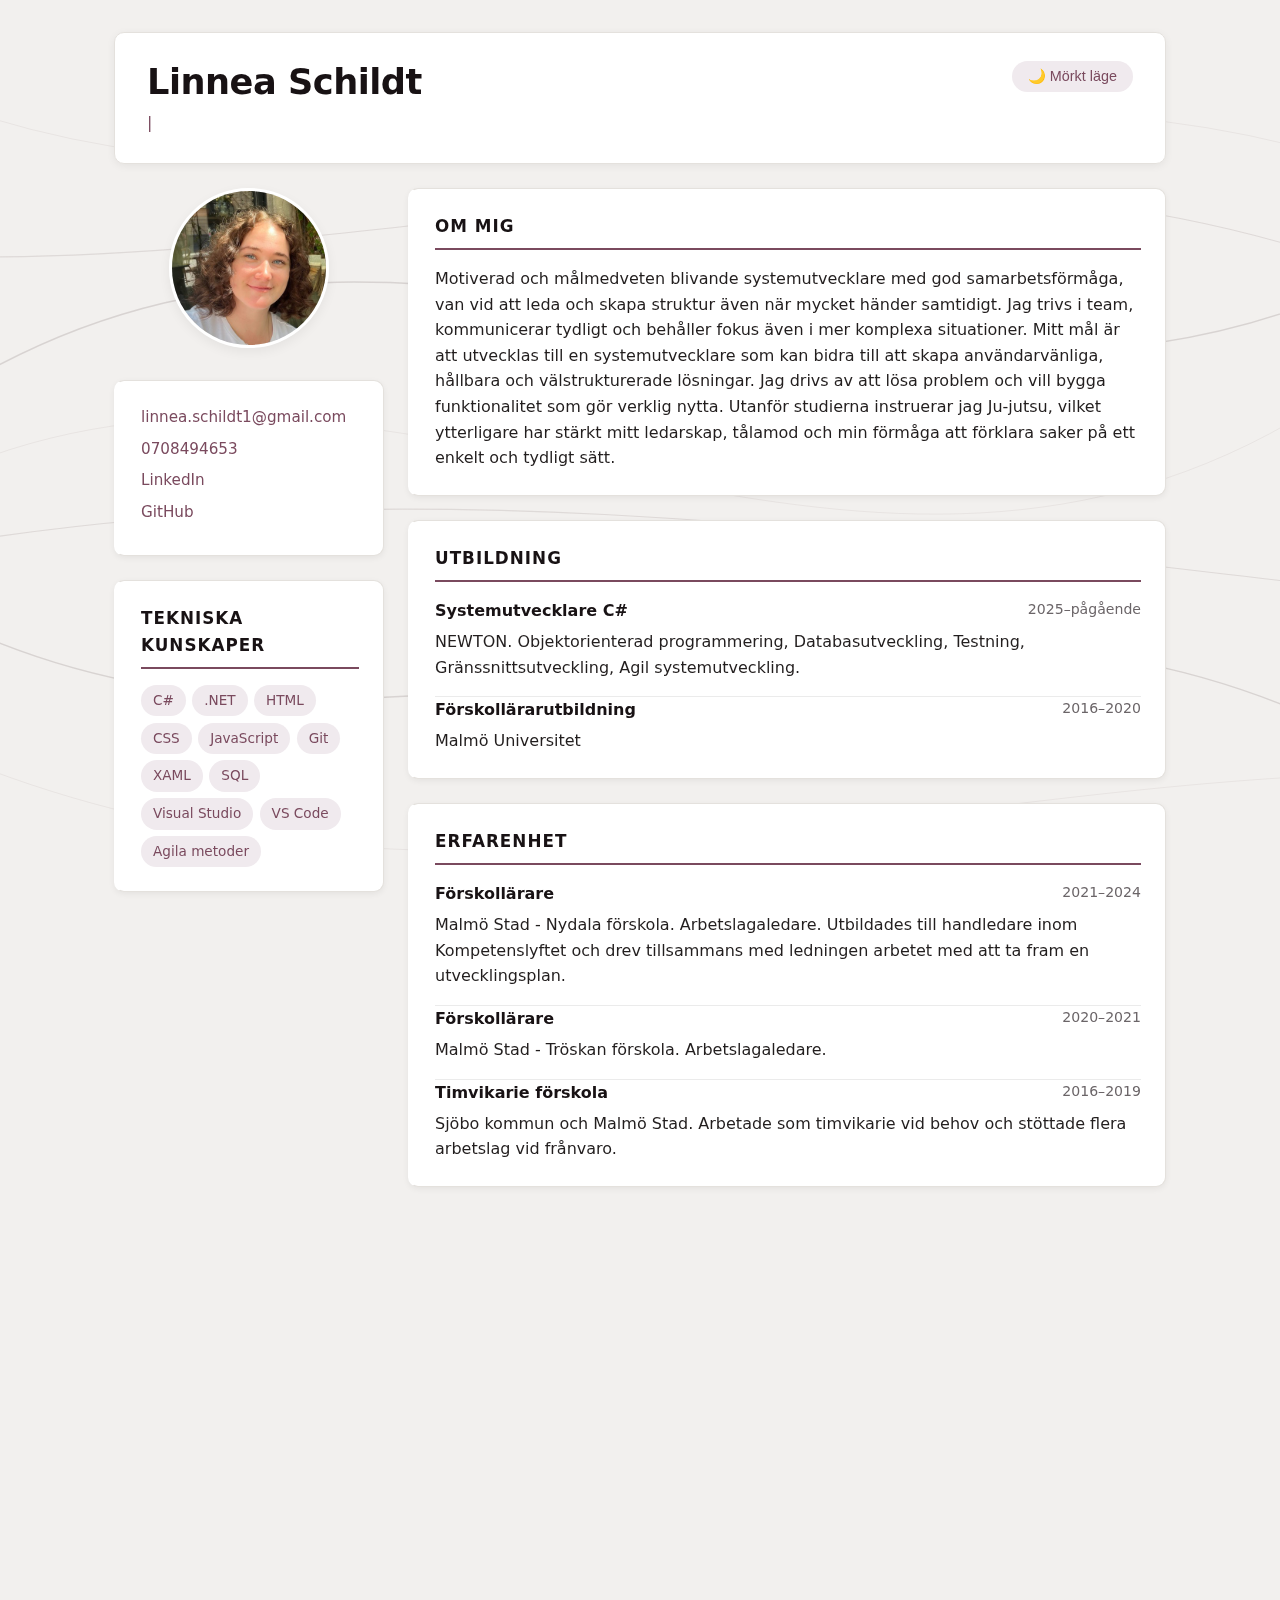
<file: index.html>
<!doctype html>
<html lang="sv">
  <head>
    <meta charset="UTF-8" />
    <meta name="viewport" content="width=device-width, initial-scale=1.0" />
    <title>Linnea Schildt – CV</title>
    <link
      href="https://cdn.jsdelivr.net/npm/bootstrap@5.3.8/dist/css/bootstrap.min.css"
      rel="stylesheet"
      integrity="sha384-sRIl4kxILFvY47J16cr9ZwB07vP4J8+LH7qKQnuqkuIAvNWLzeN8tE5YBujZqJLB"
      crossorigin="anonymous"
    />
    <link rel="stylesheet" href="cv.css" />
  </head>
  <body>
    <canvas id="bg-canvas" aria-hidden="true"></canvas>
    <div class="page">
      <!-- Header som går över båda spalter -->
      <header class="header">
        <div class="header-text">
          <h1>Linnea Schildt</h1>
          <p class="subtitle" id="subtitle"></p>
        </div>
        <button class="theme-toggle" id="themeToggle" aria-label="Byt tema">
          🌙 Mörkt läge
        </button>
      </header>

      <!-- VÄNSTERSPALT (smal) -->
      <aside class="sidebar d-flex flex-column">
        <!-- Bild -->
        <img class="avatar mb-3" src="bild.jpg" alt="Bild på mig" />

        <!-- Kontakt och länkar -->
        <section class="card mb-3">
          <ul class="links">
            <li>
              <a href="mailto:linnea.schildt1@gmail.com"
                >linnea.schildt1@gmail.com</a
              >
            </li>
            <li><a href="tel:+46708494653">0708494653</a></li>
            <li>
              <a
                href="https://www.linkedin.com/in/linnea-schildt-364626303/"
                target="_blank"
                rel="noreferrer"
                >LinkedIn</a
              >
            </li>
            <li>
              <a
                href="https://github.com/ellenlinnea"
                target="_blank"
                rel="noreferrer"
                >GitHub</a
              >
            </li>
          </ul>
        </section>

        <!-- Tekniska kunskaper -->
        <section class="card mb-3">
          <h2>Tekniska kunskaper</h2>
          <ul class="pill-list">
            <li>C#</li>
            <li>.NET</li>
            <li>HTML</li>
            <li>CSS</li>
            <li>JavaScript</li>
            <li>Git</li>
            <li>XAML</li>
            <li>SQL</li>
            <li>Visual Studio</li>
            <li>VS Code</li>
            <li>Agila metoder</li>
          </ul>
        </section>

        <section class="card mb-3">
          <h2>Språk</h2>
          <ul class="links">
            <li>Svenska</li>
            <li>Engelska</li>
          </ul>
        </section>

        <section class="card mb-3">
          <h2>Förtroendeuppdrag</h2>
          <ul class="positionOfTrust">
            <li>Suppleant i Snapping Turtle AB</li>
            <li>
              Studentrepresentant i ledningsgruppen för
              systemutvecklarutbildningen - Newton
            </li>
            <li>Ledamot i Svenska Ju‑jutsuförbundets styrelse</li>
            <li>Ledamot i Malmö Ju‑jutsuklubbs styrelse</li>
          </ul>
        </section>
      </aside>

      <!-- HÖGERSPALT -->
      <main class="main d-flex flex-column">
        <section class="card mb-3">
          <h2 class="mb-3">Om mig</h2>
          <p class="mb-0">
            Motiverad och målmedveten blivande systemutvecklare med god
            samarbetsförmåga, van vid att leda och skapa struktur även när
            mycket händer samtidigt. Jag trivs i team, kommunicerar tydligt och
            behåller fokus även i mer komplexa situationer. Mitt mål är att
            utvecklas till en systemutvecklare som kan bidra till att skapa
            användarvänliga, hållbara och välstrukturerade lösningar. Jag drivs
            av att lösa problem och vill bygga funktionalitet som gör verklig
            nytta. Utanför studierna instruerar jag Ju‑jutsu, vilket ytterligare
            har stärkt mitt ledarskap, tålamod och min förmåga att förklara
            saker på ett enkelt och tydligt sätt.
          </p>
        </section>

        <section class="card mb-3">
          <h2 class="mb-3">Utbildning</h2>
          <article class="item mb-4">
            <div
              class="item-top d-flex justify-content-between align-items-start mb-2"
            >
              <h3 class="mb-0">Systemutvecklare C#</h3>
              <span class="meta">2025–pågående</span>
            </div>
            <p class="mb-0">
              NEWTON. Objektorienterad programmering, Databasutveckling,
              Testning, Gränssnittsutveckling, Agil systemutveckling.
            </p>
          </article>
          <article class="item mb-0">
            <div
              class="item-top d-flex justify-content-between align-items-start mb-2"
            >
              <h3 class="mb-0">Förskollärarutbildning</h3>
              <span class="meta">2016–2020</span>
            </div>
            <p class="mb-0">Malmö Universitet</p>
          </article>
        </section>

        <section class="card mb-3">
          <h2 class="mb-3">Erfarenhet</h2>

          <article class="item mb-4">
            <div
              class="item-top d-flex justify-content-between align-items-start mb-2"
            >
              <h3 class="mb-0">Förskollärare</h3>
              <span class="meta">2021–2024</span>
            </div>
            <p class="mb-0">
              Malmö Stad - Nydala förskola. Arbetslagaledare. Utbildades till
              handledare inom Kompetenslyftet och drev tillsammans med ledningen
              arbetet med att ta fram en utvecklingsplan.
            </p>
          </article>

          <article class="item mb-4">
            <div
              class="item-top d-flex justify-content-between align-items-start mb-2"
            >
              <h3 class="mb-0">Förskollärare</h3>
              <span class="meta">2020–2021</span>
            </div>
            <p class="mb-0">Malmö Stad - Tröskan förskola. Arbetslagaledare.</p>
          </article>

          <article class="item mb-4">
            <div
              class="item-top d-flex justify-content-between align-items-start mb-2"
            >
              <h3 class="mb-0">Timvikarie förskola</h3>
              <span class="meta">2016–2019</span>
            </div>
            <p class="mb-0">
              Sjöbo kommun och Malmö Stad. Arbetade som timvikarie vid behov och
              stöttade flera arbetslag vid frånvaro.
            </p>
          </article>
        </section>

        <section class="card mb-3">
          <h2 class="mb-3">Kurser</h2>
          <ul class="mb-0">
            <li>Programmering 1 - Malmö komvux (2025)</li>
            <li>
              Handledarutbildning - Malmö Universitet (2024, 7.5 hp) - för
              handledande av universitetsstudenter
            </li>
          </ul>
        </section>

        <!-- Projektgalleri -->
        <section class="card" id="projects">
          <h2>Projekt</h2>
          <div class="project-grid">

            <article class="project-card">
              <div class="project-top">
                <h3>CryptoScanner</h3>
                <a
                  href="https://github.com/ellenlinnea/CryptoScanner"
                  target="_blank"
                  rel="noreferrer"
                  class="project-link"
                  aria-label="Se CryptoScanner på GitHub"
                >
                  GitHub ↗
                </a>
              </div>
              <p class="project-desc">
                Webbapplikation för att söka efter och visa information om kryptovalutor i realtid via ett externt API. Möjlighet att spara valutor i en lokal databas för enkel återkoppling.
              </p>
              <ul class="pill-list project-pills">
                <li>C#</li>
                <li>Razor Pages</li>
                <li>ASP.NET Core</li>
                <li>SQL</li>
                <li>API</li>
              </ul>
            </article>

            <article class="project-card">
              <div class="project-top">
                <h3>Recepthanteraren</h3>
                <a
                  href="https://github.com/ellenlinnea/OPG_Linnea_Schildt_SYSM9"
                  target="_blank"
                  rel="noreferrer"
                  class="project-link"
                  aria-label="Se Recepthanteraren på GitHub"
                >
                  GitHub ↗
                </a>
              </div>
              <p class="project-desc">
                Skrivbordsapplikation för recepthantering med inloggningssystem. Användare kan skapa konton, logga in samt lägga till, redigera, visa och sortera sina recept.
              </p>
              <ul class="pill-list project-pills">
                <li>C#</li>
                <li>WPF</li>
                <li>XAML</li>
                <li>.NET</li>
              </ul>
            </article>

            <article class="project-card">
              <div class="project-top">
                <h3>ChalkboardChat</h3>
                <a
                  href="https://github.com/ellenlinnea/ChalkboardChat"
                  target="_blank"
                  rel="noreferrer"
                  class="project-link"
                  aria-label="Se ChalkboardChat på GitHub"
                >
                  GitHub ↗
                </a>
              </div>
              <p class="project-desc">
                Grupprojekt. En enkel social plattform där användare kan registrera sig, logga in och publicera meddelanden som alla kan se – ungefär som ett minimalistiskt socialt flöde.
              </p>
              <ul class="pill-list project-pills">
                <li>C#</li>
                <li>Razor Pages</li>
                <li>ASP.NET Core</li>
              </ul>
            </article>

            <article class="project-card">
              <div class="project-top">
                <h3>Användarhantering</h3>
                <a
                  href="https://github.com/ellenlinnea/User_Hantering_ExtraProjekt"
                  target="_blank"
                  rel="noreferrer"
                  class="project-link"
                  aria-label="Se Användarhantering på GitHub"
                >
                  GitHub ↗
                </a>
              </div>
              <p class="project-desc">
                Eget projekt med rollbaserad åtkomstkontroll. Olika användarmodeller styr vad man kan se och göra efter inloggning. Använder en MockDB för datalagring.
              </p>
              <ul class="pill-list project-pills">
                <li>C#</li>
                <li>WPF</li>
                <li>XAML</li>
                <li>.NET</li>
              </ul>
            </article>

          </div>
        </section>

        <!-- Kontaktformulär -->
        <section class="card" id="contact">
          <h2>Kontakt</h2>
          <p class="contact-intro">Vill du komma i kontakt? Fyll i formuläret så hör jag av mig.</p>

          <form id="contactForm" name="kontakt" method="POST" data-netlify="true" novalidate>
            <div class="form-row">
              <div class="form-group">
                <label for="contactName">Namn</label>
                <input
                  type="text"
                  id="contactName"
                  name="name"
                  placeholder="Ditt namn"
                  autocomplete="name"
                />
                <span class="form-error" id="nameError">Ange ditt namn.</span>
              </div>
              <div class="form-group">
                <label for="contactEmail">E-post</label>
                <input
                  type="email"
                  id="contactEmail"
                  name="email"
                  placeholder="din@email.se"
                  autocomplete="email"
                />
                <span class="form-error" id="emailError">Ange en giltig e-postadress.</span>
              </div>
            </div>
            <div class="form-group">
              <label for="contactMessage">Meddelande</label>
              <textarea
                id="contactMessage"
                name="message"
                rows="4"
                placeholder="Vad vill du säga?"
              ></textarea>
              <span class="form-error" id="messageError">Skriv ett meddelande.</span>
            </div>
            <button type="submit" class="form-submit">Skicka meddelande</button>
          </form>

          <!-- Bekräftelsemeddelande – dolt tills formuläret skickas -->
          <div class="form-success" id="formSuccess" hidden>
            <span class="form-success-icon">✓</span>
            <p>Tack! Jag återkommer så snart jag kan.</p>
          </div>
        </section>
      </main>
    </div>

    <script
      src="https://cdn.jsdelivr.net/npm/bootstrap@5.3.8/dist/js/bootstrap.bundle.min.js"
      integrity="sha384-FKyoEForCGlyvwx9Hj09JcYn3nv7wiPVlz7YYwJrWVcXK/BmnVDxM+D2scQbITxI"
      crossorigin="anonymous"
    ></script>
    <script src="cv.js"></script>
  </body>
</html>
</file>
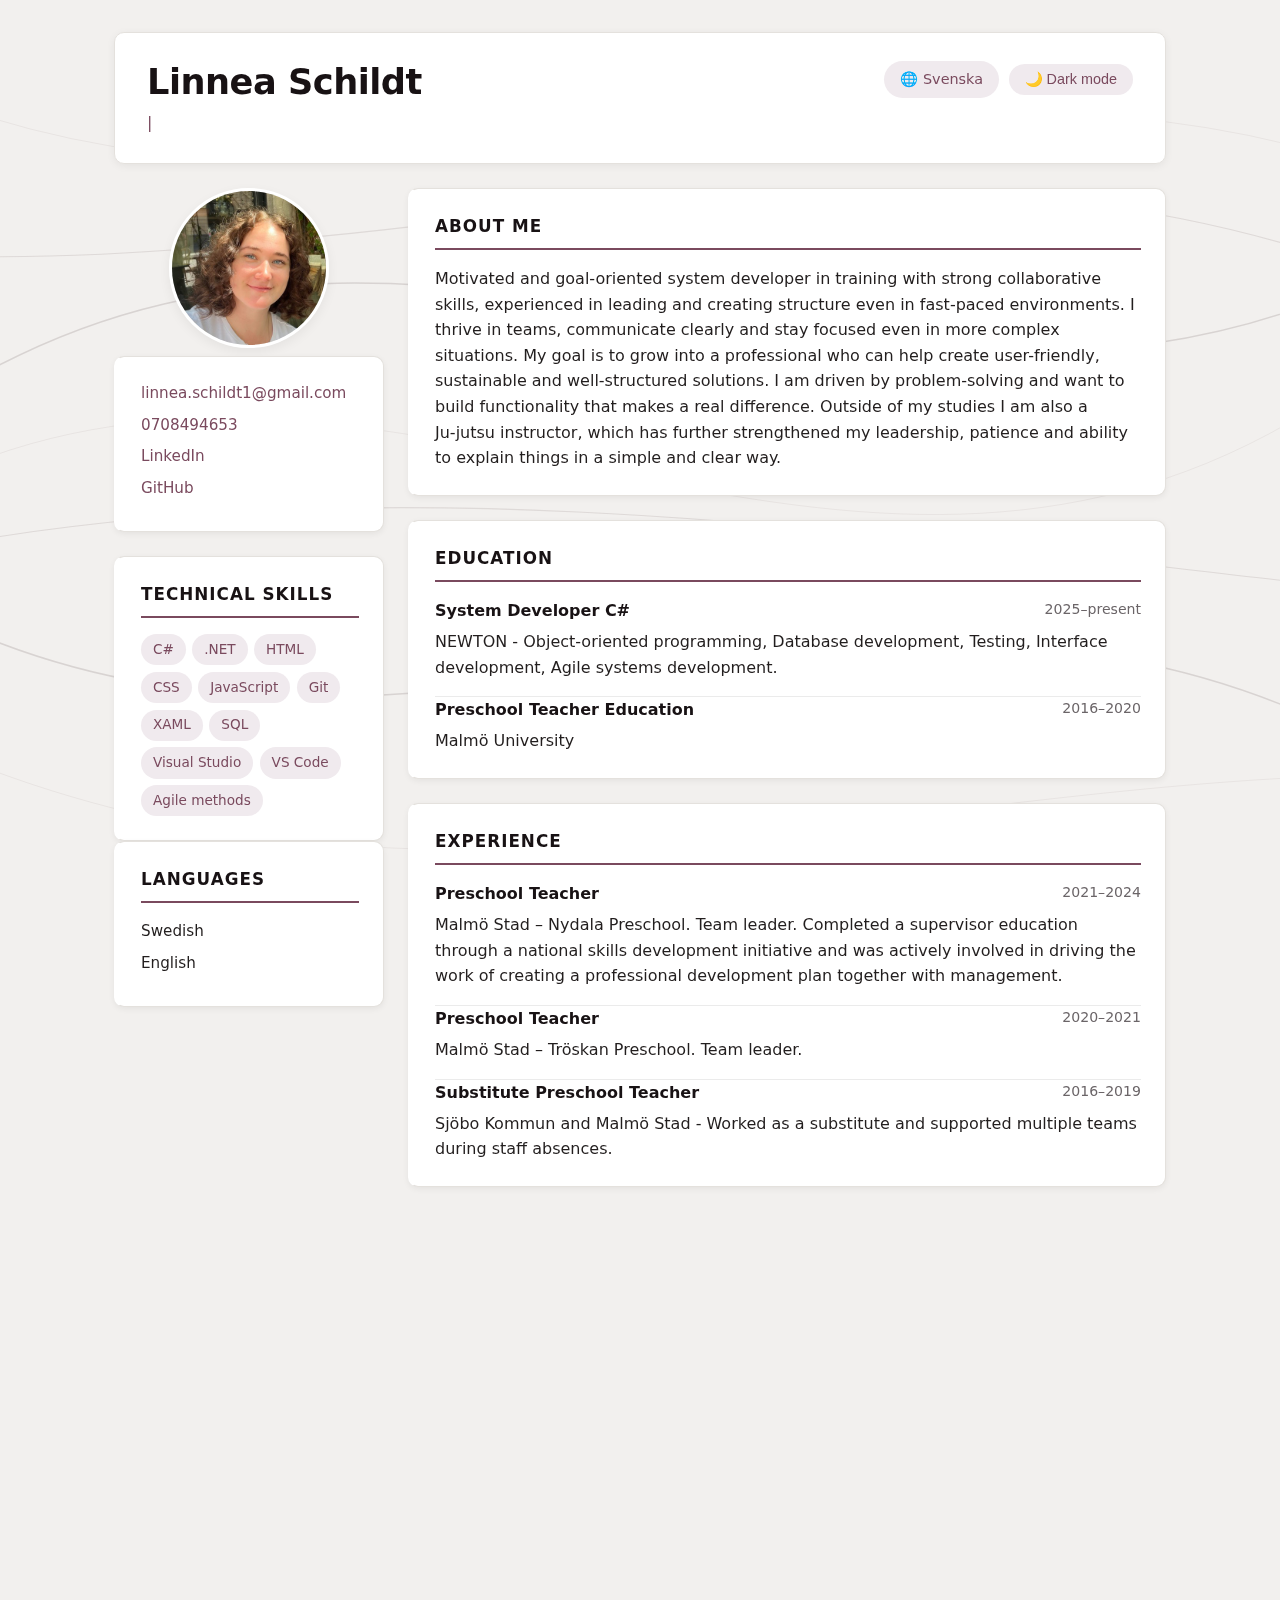
<file: index-en.html>
<!doctype html>
<html lang="en">
  <head>
    <meta charset="UTF-8" />
    <meta name="viewport" content="width=device-width, initial-scale=1.0" />
    <title>Linnea Schildt – CV</title>
    <link
      href="https://cdn.jsdelivr.net/npm/bootstrap@5.3.8/dist/css/bootstrap.min.css"
      rel="stylesheet"
      integrity="sha384-sRIl4kxILFvY47J16cr9ZwB07vP4J8+LH7qKQnuqkuIAvNWLzeN8tE5YBujZqJLB"
      crossorigin="anonymous"
    />
    <link rel="stylesheet" href="cv.css" />
  </head>
  <body>
    <canvas id="bg-canvas" aria-hidden="true"></canvas>
    <div class="page">
      <!-- Header spanning both columns -->
      <header class="header">
        <div class="header-text">
          <h1>Linnea Schildt</h1>
          <p class="subtitle" id="subtitle"></p>
        </div>
        <div class="header-actions">
          <a
            href="index.html"
            class="lang-toggle"
            aria-label="Byt till svenska"
          >
            🌐 Svenska
          </a>
          <button
            class="theme-toggle"
            id="themeToggle"
            aria-label="Toggle theme"
          >
            🌙 Dark mode
          </button>
        </div>
      </header>

      <!-- LEFT COLUMN (narrow) -->
      <aside class="sidebar">
        <!-- Group 1: photo + contact (shown high up on mobile) -->
        <div class="sidebar-top">
          <img class="avatar mb-3" src="bild.jpg" alt="Photo of me" />

          <section class="card mb-3">
            <ul class="links">
              <li>
                <a href="mailto:linnea.schildt1@gmail.com"
                  >linnea.schildt1@gmail.com</a
                >
              </li>
              <li><a href="tel:+46708494653">0708494653</a></li>
              <li>
                <a
                  href="https://www.linkedin.com/in/linnea-schildt-364626303/"
                  target="_blank"
                  rel="noreferrer"
                  >LinkedIn</a
                >
              </li>
              <li>
                <a
                  href="https://github.com/ellenlinnea"
                  target="_blank"
                  rel="noreferrer"
                  >GitHub</a
                >
              </li>
            </ul>
          </section>
        </div>

        <!-- Group 2: skills, languages, positions of trust (shown lower on mobile) -->
        <div class="sidebar-bottom">
          <section class="card mb-3">
            <h2>Technical Skills</h2>
            <ul class="pill-list">
              <li>C#</li>
              <li>.NET</li>
              <li>HTML</li>
              <li>CSS</li>
              <li>JavaScript</li>
              <li>Git</li>
              <li>XAML</li>
              <li>SQL</li>
              <li>Visual Studio</li>
              <li>VS Code</li>
              <li>Agile methods</li>
            </ul>
          </section>

          <section class="card mb-3">
            <h2>Languages</h2>
            <ul class="links">
              <li>Swedish</li>
              <li>English</li>
            </ul>
          </section>

          <section class="card mb-3">
            <h2>Positions of Trust</h2>
            <ul class="positionOfTrust">
              <li>Alternate Board Member at Snapping Turtle AB</li>
              <li>
                Student Representative on the Management Board of the Systems
                Development Programme – Newton
              </li>
              <li>Board Member of the Swedish Ju‑jutsu Federation</li>
              <li>Board Member of Malmö Ju‑jutsu Club</li>
            </ul>
          </section>
        </div>
      </aside>

      <!-- RIGHT COLUMN -->
      <main class="main d-flex flex-column">
        <section class="card mb-3">
          <h2 class="mb-3">About Me</h2>
          <p class="mb-0">
            Motivated and goal-oriented system developer in training with strong
            collaborative skills, experienced in leading and creating structure
            even in fast-paced environments. I thrive in teams, communicate
            clearly and stay focused even in more complex situations. My goal is
            to grow into a professional who can help create user-friendly,
            sustainable and well-structured solutions. I am driven by
            problem-solving and want to build functionality that makes a real
            difference. Outside of my studies I am also a Ju‑jutsu instructor,
            which has further strengthened my leadership, patience and ability
            to explain things in a simple and clear way.
          </p>
        </section>

        <section class="card mb-3">
          <h2 class="mb-3">Education</h2>
          <article class="item mb-4">
            <div
              class="item-top d-flex justify-content-between align-items-start mb-2"
            >
              <h3 class="mb-0">System Developer C#</h3>
              <span class="meta">2025–present</span>
            </div>
            <p class="mb-0">
              NEWTON - Object-oriented programming, Database development,
              Testing, Interface development, Agile systems development.
            </p>
          </article>
          <article class="item mb-0">
            <div
              class="item-top d-flex justify-content-between align-items-start mb-2"
            >
              <h3 class="mb-0">Preschool Teacher Education</h3>
              <span class="meta">2016–2020</span>
            </div>
            <p class="mb-0">Malmö University</p>
          </article>
        </section>

        <section class="card mb-3">
          <h2 class="mb-3">Experience</h2>

          <article class="item mb-4">
            <div
              class="item-top d-flex justify-content-between align-items-start mb-2"
            >
              <h3 class="mb-0">Preschool Teacher</h3>
              <span class="meta">2021–2024</span>
            </div>
            <p class="mb-0">
              Malmö Stad – Nydala Preschool. Team leader. Completed a supervisor
              education through a national skills development initiative and was
              actively involved in driving the work of creating a professional
              development plan together with management.
            </p>
          </article>

          <article class="item mb-4">
            <div
              class="item-top d-flex justify-content-between align-items-start mb-2"
            >
              <h3 class="mb-0">Preschool Teacher</h3>
              <span class="meta">2020–2021</span>
            </div>
            <p class="mb-0">Malmö Stad – Tröskan Preschool. Team leader.</p>
          </article>

          <article class="item mb-4">
            <div
              class="item-top d-flex justify-content-between align-items-start mb-2"
            >
              <h3 class="mb-0">Substitute Preschool Teacher</h3>
              <span class="meta">2016–2019</span>
            </div>
            <p class="mb-0">
              Sjöbo Kommun and Malmö Stad - Worked as a substitute and supported
              multiple teams during staff absences.
            </p>
          </article>
        </section>

        <section class="card mb-3">
          <h2 class="mb-3">Courses</h2>
          <ul class="mb-0">
            <li>Programming 1 – Malmö Komvux (2025)</li>
            <li>
              Mentorship Training – Malmö University (2024, 7.5 credits) – for
              supervising university students
            </li>
          </ul>
        </section>

        <!-- Project gallery -->
        <section class="card" id="projects">
          <h2>Projects</h2>
          <div class="project-grid">
            <article class="project-card">
              <div class="project-top">
                <h3>CryptoScanner</h3>
                <a
                  href="https://github.com/ellenlinnea/CryptoScanner"
                  target="_blank"
                  rel="noreferrer"
                  class="project-link"
                  aria-label="View CryptoScanner on GitHub"
                >
                  GitHub ↗
                </a>
              </div>
              <p class="project-desc">
                Web application for searching and displaying real-time
                cryptocurrency data via an external API. Option to save
                currencies to a local database for easy reference.
              </p>
              <ul class="pill-list project-pills">
                <li>C#</li>
                <li>Razor Pages</li>
                <li>ASP.NET Core</li>
                <li>SQL</li>
                <li>API</li>
              </ul>
            </article>

            <article class="project-card">
              <div class="project-top">
                <h3>Recipe Manager</h3>
                <a
                  href="https://github.com/ellenlinnea/OPG_Linnea_Schildt_SYSM9"
                  target="_blank"
                  rel="noreferrer"
                  class="project-link"
                  aria-label="View Recipe Manager on GitHub"
                >
                  GitHub ↗
                </a>
              </div>
              <p class="project-desc">
                Desktop application for recipe management with a login system.
                Users can create accounts, log in, and add, edit, view and sort
                their recipes.
              </p>
              <ul class="pill-list project-pills">
                <li>C#</li>
                <li>WPF</li>
                <li>XAML</li>
                <li>.NET</li>
              </ul>
            </article>

            <article class="project-card">
              <div class="project-top">
                <h3>ChalkboardChat</h3>
                <a
                  href="https://github.com/ellenlinnea/ChalkboardChat"
                  target="_blank"
                  rel="noreferrer"
                  class="project-link"
                  aria-label="View ChalkboardChat on GitHub"
                >
                  GitHub ↗
                </a>
              </div>
              <p class="project-desc">
                Group project. A simple social platform where users can
                register, log in and post messages visible to everyone – like a
                minimalist social feed.
              </p>
              <ul class="pill-list project-pills">
                <li>C#</li>
                <li>Razor Pages</li>
                <li>ASP.NET Core</li>
              </ul>
            </article>

            <article class="project-card">
              <div class="project-top">
                <h3>User Management</h3>
                <a
                  href="https://github.com/ellenlinnea/User_Hantering_ExtraProjekt"
                  target="_blank"
                  rel="noreferrer"
                  class="project-link"
                  aria-label="View User Management on GitHub"
                >
                  GitHub ↗
                </a>
              </div>
              <p class="project-desc">
                Personal project with role-based access control. Different user
                models determine what each user can see and do after login. Uses
                a MockDB for data storage.
              </p>
              <ul class="pill-list project-pills">
                <li>C#</li>
                <li>WPF</li>
                <li>XAML</li>
                <li>.NET</li>
              </ul>
            </article>
          </div>
        </section>
      </main>

      <!-- Contact form – own grid child to control order on mobile -->
      <section class="card contact-section" id="contact">
        <h2>Contact</h2>
        <p class="contact-intro">
          Want to get in touch? Fill in the form and I'll get back to you.
        </p>

        <form
          id="contactForm"
          name="contact"
          method="POST"
          data-netlify="true"
          novalidate
        >
          <div class="form-row">
            <div class="form-group">
              <label for="contactName">Name</label>
              <input
                type="text"
                id="contactName"
                name="name"
                placeholder="Your name"
                autocomplete="name"
              />
              <span class="form-error" id="nameError"
                >Please enter your name.</span
              >
            </div>
            <div class="form-group">
              <label for="contactEmail">Email</label>
              <input
                type="email"
                id="contactEmail"
                name="email"
                placeholder="your@email.com"
                autocomplete="email"
              />
              <span class="form-error" id="emailError"
                >Please enter a valid email address.</span
              >
            </div>
          </div>
          <div class="form-group">
            <label for="contactMessage">Message</label>
            <textarea
              id="contactMessage"
              name="message"
              rows="4"
              placeholder="What would you like to say?"
            ></textarea>
            <span class="form-error" id="messageError"
              >Please write a message.</span
            >
          </div>
          <button type="submit" class="form-submit">Send message</button>
        </form>

        <!-- Confirmation message – hidden until form is submitted -->
        <div class="form-success" id="formSuccess" hidden>
          <span class="form-success-icon">✓</span>
          <p>Thank you! I'll get back to you as soon as I can.</p>
        </div>
      </section>
    </div>

    <script
      src="https://cdn.jsdelivr.net/npm/bootstrap@5.3.8/dist/js/bootstrap.bundle.min.js"
      integrity="sha384-FKyoEForCGlyvwx9Hj09JcYn3nv7wiPVlz7YYwJrWVcXK/BmnVDxM+D2scQbITxI"
      crossorigin="anonymous"
    ></script>
    <script src="cv-en.js"></script>
  </body>
</html>
</file>
<file: cv.css>
/* ============================================================
   CSS-VARIABLER – byt tema här, resten uppdateras automatiskt
   ============================================================ */
:root {
  /* Färger – ljust läge (stilren med subtil värme + dusty rose accent) */
  --color-bg: #f2f0ee;            /* mycket subtil varm bakgrund, nästan grå */
  --color-surface: #ffffff;       /* vita kort – rent och luftigt */
  --color-border: #e4e1dd;        /* neutral kant med lätt värme */
  --color-shadow: rgba(0, 0, 0, 0.06);

  --color-text: #221e1e;          /* nästan svart med allra minsta varma ton */
  --color-text-muted: #6b6568;    /* lite varmare mellangr å */
  --color-heading: #181214;       /* rubrik med en aning rose-underton */

  --color-accent: #7a4a5e;        /* dämpad vinröd/burgundy – neutral men varm */
  --color-accent-light: #f0eaee;  /* mycket subtil lila-grå bakgrund */
  --color-accent-dark: #5c3347;   /* mörkare hover */

  --color-divider: #ebebeb;

  /* Typografi */
  --font-body: "Segoe UI", system-ui, Arial, sans-serif;

  /* Avstånd */
  --radius: 10px;
  --card-padding: 1.5rem;
  --gap: 1.5rem;

  /* Knapp */
  --toggle-bg: #f0eaee;
  --toggle-color: #7a4a5e;
}

/* Mörkt läge – mörk neutral med rose-accent */
html.dark {
  --color-bg: #161618;
  --color-surface: #1e1e21;
  --color-border: #2e2e32;
  --color-shadow: rgba(0, 0, 0, 0.35);

  --color-text: #e8e8ea;
  --color-text-muted: #8e8e93;
  --color-heading: #f5f5f7;

  --color-accent: #b08898;        /* ljusare burgundy i mörkt läge */
  --color-accent-light: #261a20;
  --color-accent-dark: #c9a0b0;

  --color-divider: #2a2a2e;

  --toggle-bg: #261a20;
  --toggle-color: #b08898;
}

/* ============================================================
   ANIMATIONER
   ============================================================ */

/* Header – namn tonar + glider in uppifrån vid sidladdning */
@keyframes fadeSlideDown {
  from {
    opacity: 0;
    transform: translateY(-18px);
  }
  to {
    opacity: 1;
    transform: translateY(0);
  }
}

/* Subtitle – lite fördröjd */
@keyframes fadeIn {
  from { opacity: 0; }
  to   { opacity: 1; }
}

/* Kort – glider in underifrån när de scrollas in */
@keyframes fadeSlideUp {
  from {
    opacity: 0;
    transform: translateY(24px);
  }
  to {
    opacity: 1;
    transform: translateY(0);
  }
}

/* Startläge – sätts via JS-klassen .will-animate så CSS aldrig rör oanimerade kort */
.card.will-animate {
  opacity: 0;
  transform: translateY(24px);
}

/* Klassen som JS lägger på när kortet syns i viewporten */
.card.visible {
  animation: fadeSlideUp 0.45s ease both;
}

/* ============================================================
   RESET & BASE
   ============================================================ */
*,
*::before,
*::after {
  box-sizing: border-box;
  margin: 0;
  padding: 0;
}

html {
  scroll-behavior: smooth;
}

body {
  font-family: var(--font-body);
  background-color: var(--color-bg);
  color: var(--color-text);
  line-height: 1.6;
  transition: background-color 0.3s, color 0.3s;
  position: relative;
}

/* Bakgrundscanvas – fylls av JS med slumpmässiga linjer */
#bg-canvas {
  position: fixed;
  inset: 0;
  z-index: -1;
  pointer-events: none;
  width: 100%;
  height: 100%;
}

/* ============================================================
   LAYOUT – grid desktop (2 spalter)
   ============================================================ */
.page {
  max-width: 1100px;
  margin: 0 auto;
  padding: 2rem 1.5rem;

  display: grid;
  grid-template-columns: 270px 1fr;
  grid-template-rows: auto 1fr;
  gap: var(--gap);
}

.header {
  grid-column: 1 / -1; /* sträcker sig över båda spalter */
}

.sidebar {
  display: flex;
  flex-column: column;
  flex-direction: column;
  gap: var(--gap);
}

.main {
  display: flex;
  flex-direction: column;
  gap: var(--gap);
}

/* ============================================================
   HEADER
   ============================================================ */
.header {
  display: flex;
  align-items: flex-start;
  justify-content: space-between;
  gap: 1rem;
  padding: 1.75rem 2rem;
  background: var(--color-surface);
  border: 1px solid var(--color-border);
  border-radius: var(--radius);
  box-shadow: 0 2px 8px var(--color-shadow);
  position: relative;
  transition: background 0.3s, border-color 0.3s, color 0.3s;
}

.header-text h1 {
  font-size: 2.2rem;
  font-weight: 700;
  color: var(--color-heading);
  letter-spacing: -0.5px;
  line-height: 1.2;
  animation: fadeSlideDown 0.6s ease both;
}

.subtitle {
  color: var(--color-text-muted);
  font-size: 1rem;
  margin-top: 0.4rem;
  min-height: 1.5em; /* håller plats medan texten skrivs ut */
}

/* Blinkande markör efter undertiteln */
.subtitle::after {
  content: "|";
  color: var(--color-accent);
  font-weight: 300;
  animation: blink 0.75s step-end infinite;
}

/* Dölj markören när skrivningen är klar */
.subtitle.done::after {
  display: none;
}

@keyframes blink {
  0%, 100% { opacity: 1; }
  50%       { opacity: 0; }
}

/* ============================================================
   HEADER-KNAPPAR (tema + språk)
   ============================================================ */
.header-actions {
  display: flex;
  align-items: center;
  gap: 0.6rem;
  flex-shrink: 0;
}

.lang-toggle {
  background: var(--toggle-bg);
  color: var(--toggle-color);
  border: none;
  border-radius: 50px;
  padding: 0.45rem 1rem;
  font-size: 0.9rem;
  font-weight: 500;
  cursor: pointer;
  white-space: nowrap;
  text-decoration: none;
  transition: background 0.2s, color 0.2s, transform 0.15s;
}

.lang-toggle:hover {
  transform: scale(1.05);
  background: var(--color-accent-light);
  color: var(--toggle-color);
}

/* ============================================================
   DARK MODE TOGGLE-KNAPP
   ============================================================ */
.theme-toggle {
  background: var(--toggle-bg);
  color: var(--toggle-color);
  border: none;
  border-radius: 50px;
  padding: 0.45rem 1rem;
  font-size: 0.9rem;
  font-weight: 500;
  cursor: pointer;
  white-space: nowrap;
  transition: background 0.2s, color 0.2s, transform 0.15s;
  flex-shrink: 0;
}

.theme-toggle:hover {
  transform: scale(1.05);
  background: var(--color-accent-light);
}

/* ============================================================
   KORT (cards)
   ============================================================ */
.card {
  background: var(--color-surface);
  border: 1px solid var(--color-border);
  border-left: 3px solid transparent;
  border-radius: var(--radius);
  padding: var(--card-padding);
  box-shadow: 0 2px 6px var(--color-shadow);
  transition: background 0.3s, border-color 0.25s, transform 0.25s, box-shadow 0.25s;
  /* Överskriver Bootstrap – ser till att vår textfärg alltid gäller */
  color: var(--color-text);
}

.card p,
.card li,
.card ul {
  color: var(--color-text);
}

.card:hover {
  transform: translateY(-4px);
  border-left-color: var(--color-accent); /* accentlinje glider in */
  box-shadow: 0 10px 28px var(--color-shadow);
}

.card h2 {
  font-size: 1.05rem;
  font-weight: 700;
  color: var(--color-heading);
  text-transform: uppercase;
  letter-spacing: 0.06em;
  margin-bottom: 1rem;
  padding-bottom: 0.5rem;
  border-bottom: 2px solid var(--color-accent);
}

.card h3 {
  font-size: 1rem;
  font-weight: 600;
  color: var(--color-heading);
}

/* ============================================================
   AVATAR
   ============================================================ */
.avatar {
  width: 160px;
  height: 160px;
  border-radius: 50%;
  object-fit: cover;
  border: 3px solid var(--color-surface);
  box-shadow: 0 4px 12px var(--color-shadow);
  display: block;
  margin: 0 auto 0.5rem;
}

/* ============================================================
   KONTAKTLÄNKAR
   ============================================================ */
.links {
  list-style: none;
}

.links li {
  margin-bottom: 0.45rem;
  font-size: 0.95rem;
}

.links a {
  color: var(--color-accent);
  text-decoration: none;
  transition: color 0.2s;
}

.links a:hover {
  color: var(--color-accent-dark);
  text-decoration: underline;
}

/* ============================================================
   SKILL PILLS
   ============================================================ */
.pill-list {
  list-style: none;
  display: flex;
  flex-wrap: wrap;
  gap: 0.4rem;
}

.pill-list li {
  background: var(--color-accent-light);
  color: var(--color-accent);
  padding: 0.3rem 0.75rem;
  border-radius: 20px;
  font-size: 0.85rem;
  font-weight: 500;
  transition: background 0.2s;
}

/* ============================================================
   ERFARENHET / UTBILDNING – items
   ============================================================ */
.item {
  padding-bottom: 1rem;
  border-bottom: 1px solid var(--color-divider);
}

.item:last-child {
  border-bottom: none;
  padding-bottom: 0;
}

.item-top {
  display: flex;
  justify-content: space-between;
  align-items: flex-start;
  gap: 1rem;
  margin-bottom: 0.35rem;
}

.meta {
  color: var(--color-text-muted);
  font-size: 0.88rem;
  white-space: nowrap;
}

/* ============================================================
   FÖRTROENDEUPPDRAG
   ============================================================ */
.positionOfTrust {
  list-style: none;
  display: flex;
  flex-direction: column;
  gap: 0.5rem;
}

.positionOfTrust li {
  font-size: 0.9rem;
  color: var(--color-text);
  hyphens: auto;
  overflow-wrap: anywhere;       /* bryt bara om ordet verkligen inte får plats */
  word-break: normal;
  padding: 0.5rem 0.75rem;
  border-left: 3px solid var(--color-accent);
  background: var(--color-accent-light);
  border-radius: 0 6px 6px 0;
  transition: border-color 0.2s, background 0.2s;
  min-width: 0;                  /* låter flexbarn krympa under sin innehållsstorlek */
}

/* ============================================================
   PROJEKTGALLERI
   ============================================================ */
.project-grid {
  display: grid;
  grid-template-columns: repeat(auto-fill, minmax(220px, 1fr));
  gap: 1rem;
}

.project-card {
  display: flex;
  flex-direction: column;
  gap: 0.6rem;
  padding: 1rem;
  background: var(--color-bg);
  border: 1px solid var(--color-border);
  border-radius: 8px;
  transition: transform 0.2s, box-shadow 0.2s, border-color 0.2s;
}

.project-card:hover {
  transform: translateY(-3px);
  box-shadow: 0 6px 18px var(--color-shadow);
  border-color: var(--color-accent);
}

.project-top {
  display: flex;
  justify-content: space-between;
  align-items: flex-start;
  gap: 0.5rem;
}

.project-top h3 {
  font-size: 0.95rem;
  font-weight: 600;
  color: var(--color-heading);
  margin: 0;
}

.project-link {
  color: var(--color-accent);
  font-size: 0.8rem;
  font-weight: 500;
  text-decoration: none;
  white-space: nowrap;
  transition: color 0.2s;
}

.project-link:hover {
  color: var(--color-accent-dark);
  text-decoration: underline;
}

.project-desc {
  font-size: 0.88rem;
  color: var(--color-text-muted);
  line-height: 1.5;
  flex: 1; /* trycker pills till botten */
  margin: 0;
}

.project-pills {
  margin-top: auto;
}

/* ============================================================
   KONTAKTFORMULÄR
   ============================================================ */

/* På desktop: sträck formuläret över båda kolumnerna */
.contact-section {
  grid-column: 1 / -1;
}

.contact-intro {
  color: var(--color-text-muted);
  font-size: 0.95rem;
  margin-bottom: 1.25rem;
}

.form-row {
  display: grid;
  grid-template-columns: 1fr 1fr;
  gap: 1rem;
  margin-bottom: 1rem;
}

.form-group {
  display: flex;
  flex-direction: column;
  gap: 0.3rem;
  margin-bottom: 1rem;
}

.form-row .form-group {
  margin-bottom: 0; /* gap i grid räcker */
}

.form-group label {
  font-size: 0.88rem;
  font-weight: 600;
  color: var(--color-heading);
}

.form-group input,
.form-group textarea {
  background: var(--color-bg);
  border: 1.5px solid var(--color-border);
  border-radius: 6px;
  padding: 0.6rem 0.85rem;
  font-size: 0.95rem;
  font-family: var(--font-body);
  color: var(--color-text);
  transition: border-color 0.2s, box-shadow 0.2s;
  resize: vertical;
}

.form-group input:focus,
.form-group textarea:focus {
  outline: none;
  border-color: var(--color-accent);
  box-shadow: 0 0 0 3px var(--color-accent-light);
}

/* Felmarkering */
.form-group input.invalid,
.form-group textarea.invalid {
  border-color: #c0392b;
}

.form-error {
  font-size: 0.8rem;
  color: #c0392b;
  display: none; /* visas av JS */
}

.form-error.visible {
  display: block;
}

/* Skicka-knapp */
.form-submit {
  background: var(--color-accent);
  color: #fff;
  border: none;
  border-radius: 50px;
  padding: 0.65rem 1.75rem;
  font-size: 0.95rem;
  font-weight: 600;
  font-family: var(--font-body);
  cursor: pointer;
  transition: background 0.2s, transform 0.15s;
}

.form-submit:hover {
  background: var(--color-accent-dark);
  transform: translateY(-2px);
}

.form-submit:active {
  transform: translateY(0);
}

/* Bekräftelse */
@keyframes successPop {
  from { opacity: 0; transform: scale(0.92) translateY(8px); }
  to   { opacity: 1; transform: scale(1) translateY(0); }
}

.form-success {
  display: flex;
  align-items: center;
  gap: 0.75rem;
  margin-top: 1rem;
  padding: 1rem 1.25rem;
  background: var(--color-accent-light);
  border: 1.5px solid var(--color-accent);
  border-radius: 8px;
  animation: successPop 0.35s ease both;
}

.form-success-icon {
  font-size: 1.3rem;
  color: var(--color-accent);
  font-weight: 700;
}

.form-success p {
  margin: 0;
  font-size: 0.95rem;
  color: var(--color-text);
}

/* Mobil – en kolumn */
@media (max-width: 700px) {
  .form-row {
    grid-template-columns: 1fr;
  }
}

/* ============================================================
   RESPONSIVITET – mobil (en spalt)
   ============================================================ */
@media (max-width: 700px) {
  /* Byt till flex-kolumn så order fungerar på alla barn */
  .page {
    display: flex;
    flex-direction: column;
    padding: 1rem;
    gap: 1rem;
  }

  /* Ordning: header → bild+kontakt → huvudinnehåll → kunskaper osv → kontakt */
  .sidebar        { display: contents; } /* sidebar försvinner som box, barnen flödar direkt in i .page */
  .header         { order: 0; }
  .sidebar-top    { order: 1; }
  .main           { order: 2; }
  .sidebar-bottom { order: 3; }
  .contact-section { order: 4; }

  .header {
    flex-direction: column;
    align-items: flex-start;
    gap: 0.75rem;
    padding: 1.25rem;
  }

  .header-text h1 {
    font-size: 1.6rem;
  }

  .header-actions {
    align-self: flex-start;
  }

  .avatar {
    width: 120px;
    height: 120px;
  }

  .item-top {
    flex-direction: column;
    gap: 0.15rem;
  }

  .meta {
    white-space: normal;
  }
}
</file>
